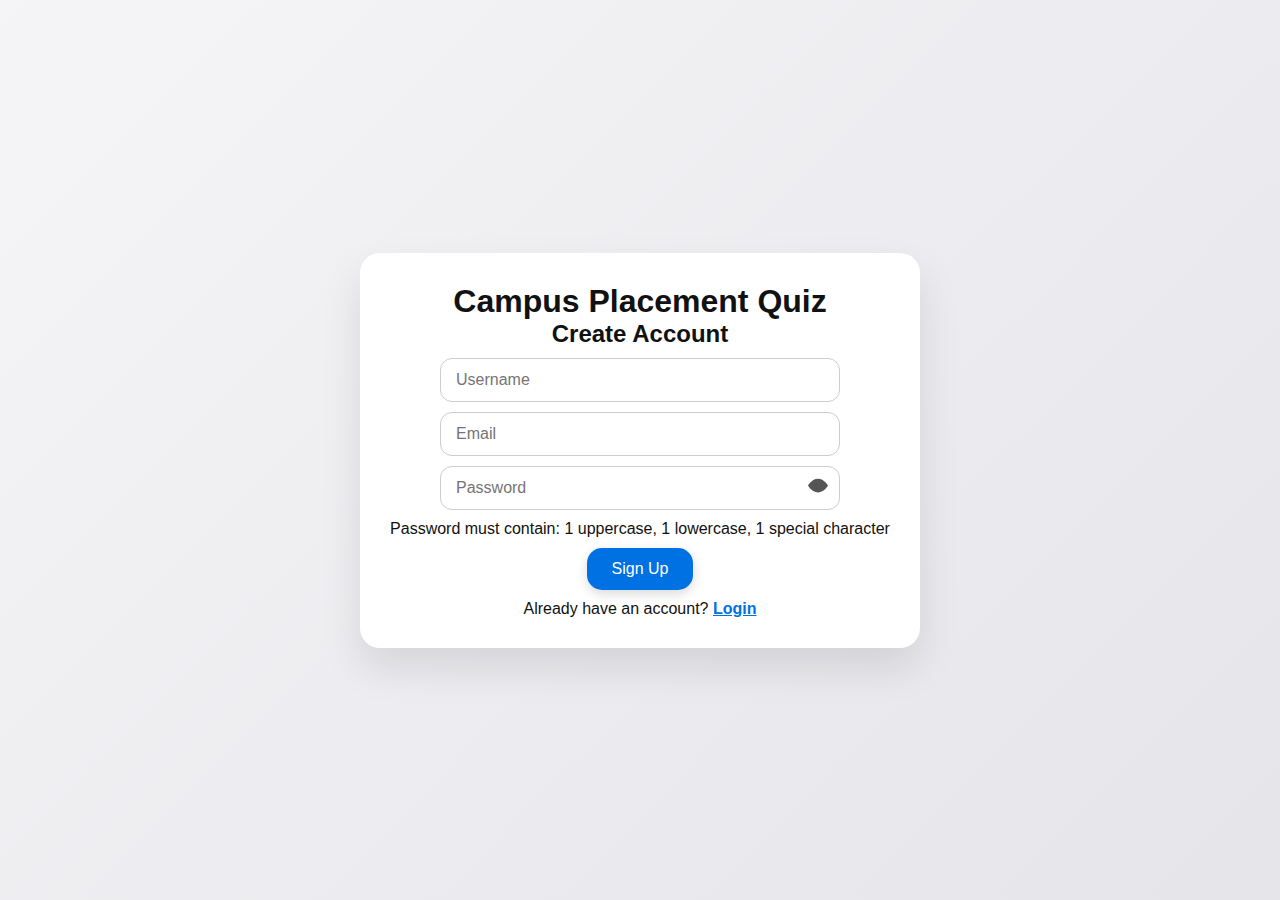
<file: index.html>
<!DOCTYPE html>
<html lang="en">
<head>
<meta charset="UTF-8">
<meta name="viewport" content="width=device-width, initial-scale=1.0">
<title>Campus Placement Quiz</title>
<link rel="stylesheet" href="style.css">
</head>
<body>
<div id="app">

<!-- Auth Page -->
<div id="authPage" class="page active">
  <h1>Campus Placement Quiz</h1>

  <!-- Signup Section -->
  <div id="signupSection">
    <h2>Create Account</h2>

    <div class="inputWrapper">
      <input type="text" id="signupUsername" placeholder="Username">
    </div>

    <div class="inputWrapper">
      <input type="email" id="signupEmail" placeholder="Email">
    </div>

    <div class="inputWrapper passwordWrapper">
      <input type="password" id="signupPassword" placeholder="Password">
      <span class="togglePassword" data-target="signupPassword">
        <svg xmlns="http://www.w3.org/2000/svg" width="20" height="20" fill="currentColor" class="eyeIcon" viewBox="0 0 16 16">
          <path d="M16 8s-3-5.5-8-5.5S0 8 0 8s3 5.5 8 5.5S16 8 16 8z"/>
          <path d="M8 5a3 3 0 1 1 0 6 3 3 0 0 1 0-6z"/>
        </svg>
      </span>
    </div>

    <p class="instruction">Password must contain: 1 uppercase, 1 lowercase, 1 special character</p>
    <button id="signupBtn">Sign Up</button>
    <p>Already have an account? <span id="showLogin" class="clickable">Login</span></p>
  </div>
  
  <!-- Login Section -->
  <div id="loginSection" style="display:none;">
    <h2>Login</h2>

    <div class="inputWrapper">
      <input type="email" id="loginEmail" placeholder="Email">
    </div>

    <div class="inputWrapper passwordWrapper">
      <input type="password" id="loginPassword" placeholder="Password">
      <span class="togglePassword" data-target="loginPassword">
        <svg xmlns="http://www.w3.org/2000/svg" width="20" height="20" fill="currentColor" class="eyeIcon" viewBox="0 0 16 16">
          <path d="M16 8s-3-5.5-8-5.5S0 8 0 8s3 5.5 8 5.5S16 8 16 8z"/>
          <path d="M8 5a3 3 0 1 1 0 6 3 3 0 0 1 0-6z"/>
        </svg>
      </span>
    </div>

    <button id="loginBtn">Login</button>
    <p>Don't have an account? <span id="showSignup" class="clickable">Sign Up</span></p>
  </div>
</div>

<!-- Start Page -->
<div id="startPage" class="page">
  <h2>Welcome, <span id="displayName"></span></h2>
  <button id="startTestBtn">Start Test</button>
  <button id="goToDashboardBtn">Go to Dashboard</button>
</div>

<!-- Quiz Page -->
<div id="quizPage" class="page">
  <div class="topbar">
    <div id="timer">00:30</div>
    <button id="exitTest">Exit Test</button>
  </div>
  <div id="questionContainer">
    <h3 id="questionText"></h3>
    <div id="optionsContainer"></div>
  </div>
  <div class="quizControls">
    <button id="submitBtn">Submit</button>
    <button id="nextBtn">Next</button>
  </div>
  <div id="progressBar">
    <div id="progressFill"></div>
    <div id="rocket">🚀</div>
  </div>
</div>

<!-- Result Page -->
<div id="resultPage" class="page">
  <h2>Test Completed</h2>
  <p id="resultMessage"></p>
  <h3>Your Score: <span id="scoreDisplay"></span>/30</h3>
  <button id="restartBtn">Back to Start Page</button>
  <button id="dashboardBtn">Go to Dashboard</button>
</div>

<script src="script.js"></script>
</body>
</html>
</file>
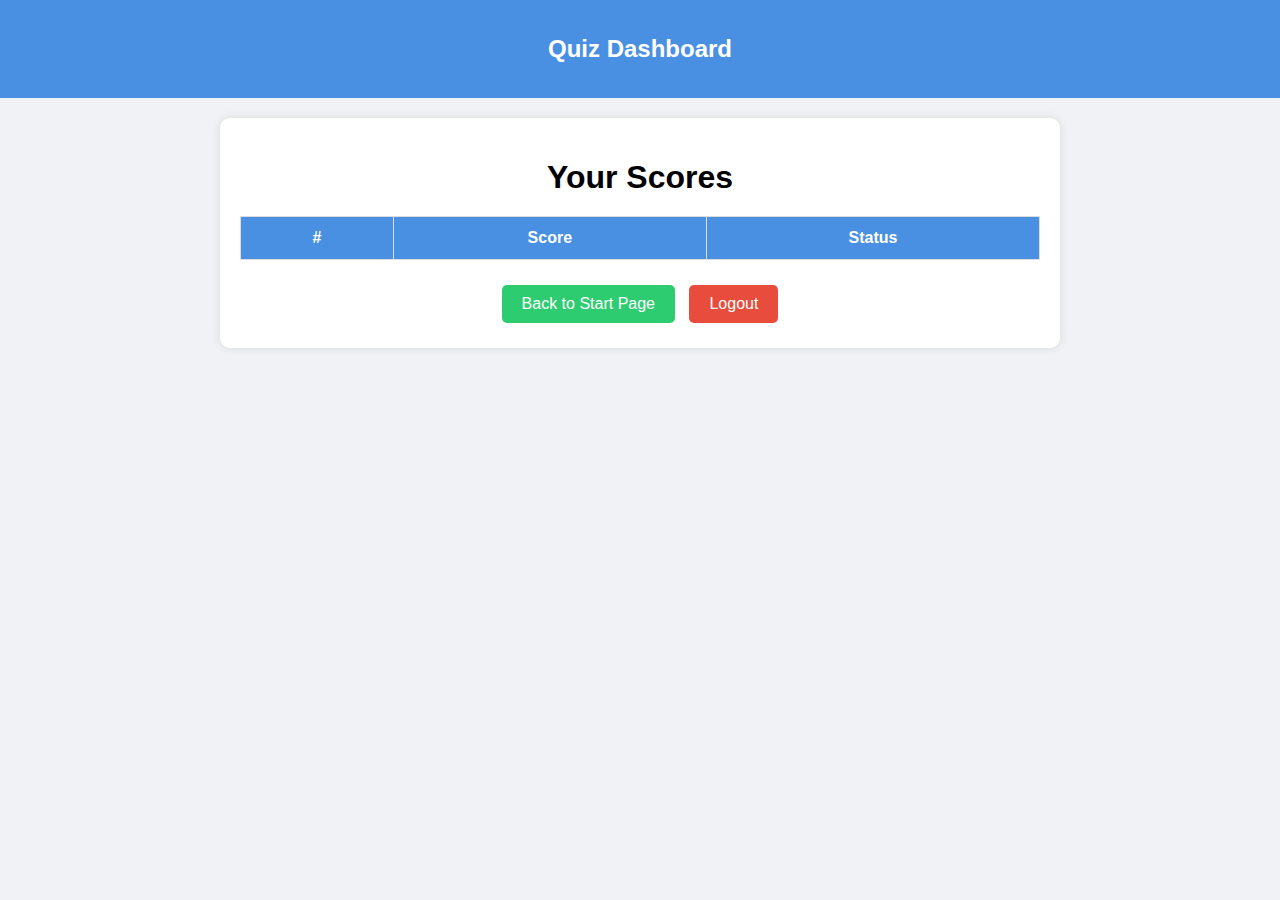
<file: dashboard.html>
<!DOCTYPE html>
<html lang="en">
  <head>
    <meta charset="UTF-8" />
    <meta name="viewport" content="width=device-width, initial-scale=1.0" />
    <title>Dashboard - Quiz</title>
    <style>
      body {
        font-family: Arial, sans-serif;
        margin: 0;
        padding: 0;
        background: #f0f2f5;
      }
      header {
        background: #4a90e2;
        color: #fff;
        padding: 15px;
        text-align: center;
      }
      main {
        max-width: 800px;
        margin: 20px auto;
        padding: 20px;
        background: #fff;
        border-radius: 10px;
        box-shadow: 0 0 10px rgba(0, 0, 0, 0.1);
      }
      h1 {
        margin-bottom: 20px;
        text-align: center;
      }
      table {
        width: 100%;
        border-collapse: collapse;
        margin-bottom: 20px;
      }
      th,
      td {
        border: 1px solid #ddd;
        padding: 12px;
        text-align: center;
      }
      th {
        background: #4a90e2;
        color: #fff;
      }
      button {
        padding: 10px 20px;
        margin: 5px;
        border: none;
        border-radius: 5px;
        cursor: pointer;
        font-size: 16px;
      }
      #logoutBtn {
        background: #e74c3c;
        color: #fff;
      }
      #backToStartBtn {
        background: #2ecc71;
        color: #fff;
      }
      button:hover {
        opacity: 0.9;
      }
    </style>
  </head>
  <body>
    <header>
      <h2>Quiz Dashboard</h2>
    </header>
    <main>
      <h1>Your Scores</h1>
      <table>
        <thead>
          <tr>
            <th>#</th>
            <th>Score</th>
            <th>Status</th>
          </tr>
        </thead>
        <tbody id="scoresTableBody">
          <!-- Scores will be dynamically inserted here -->
        </tbody>
      </table>
      <div style="text-align: center">
        <button id="backToStartBtn">Back to Start Page</button>
        <button id="logoutBtn">Logout</button>
      </div>
    </main>
    <script src="dashboard.js"></script>
  </body>
</html>
</file>
<file: style.css>
* {
    margin: 0;
    padding: 0;
    box-sizing: border-box;
    font-family: -apple-system, BlinkMacSystemFont, "Segoe UI", Roboto, Helvetica, Arial, sans-serif;
}

body {
    min-height: 100vh;
    display: flex;
    justify-content: center;
    align-items: center;
    background: linear-gradient(135deg, #f5f5f7, #e5e5ea);
    color: #111;
    padding: 20px; /* add padding for small screens */
}

.page {
    display: none;
    width: 100%;
    max-width: 700px;
    text-align: center;
    background: #fff;
    padding: 30px;
    border-radius: 20px;
    box-shadow: 0 20px 40px rgba(0, 0, 0, 0.1);
    margin: auto; /* ensures horizontal centering */
}

.page.active {
    display: block;
}

button {
    padding: 12px 25px;
    margin: 10px 5px;
    border: none;
    border-radius: 15px;
    cursor: pointer;
    transition: transform 0.2s, background 0.2s;
    font-size: 16px;
    background-color: #0071e3;
    color: #fff;
    box-shadow: 0 4px 12px rgba(0, 0, 0, 0.15);
}

button:hover {
    transform: scale(1.05);
    background-color: #005bb5;
}

.clickable {
    color: #0071e3;
    cursor: pointer;
    font-weight: bold;
    text-decoration: underline;
}

/* Input wrapper */
.inputWrapper {
    position: relative;
    width: 100%;
    max-width: 400px;
    margin: 10px auto;
}

.inputWrapper input {
    width: 100%;
    padding: 12px 15px;
    border-radius: 12px;
    border: 1px solid #ccc;
    font-size: 16px;
    box-sizing: border-box;
}

.passwordWrapper input {
    padding-right: 40px;
}

.togglePassword {
    position: absolute;
    top: 50%;
    right: 12px;
    transform: translateY(-50%);
    cursor: pointer;
    font-size: 18px;
    color: #555;
}

.togglePassword.active {
    color: #000;
}

#questionContainer {
    background: #f0f0f5;
    padding: 25px;
    border-radius: 15px;
    margin: 20px 0;
    transition: transform 0.3s;
}

#questionContainer:hover {
    transform: scale(1.02);
}

.optionBtn {
    background: #fff;
    padding: 12px;
    margin: 10px 0;
    border-radius: 10px;
    cursor: pointer;
    display: flex;
    align-items: flex-start;
    justify-content: flex-start;
    transition: background 0.3s, transform 0.2s;
    border: 1px solid #ccc;
}

.optionBtn:hover {
    background: #e5e5ea;
    transform: scale(1.02);
}

.optionBtn.selected {
    background: #0071e3;
    color: #fff;
}

.topbar {
    display: flex;
    justify-content: space-between;
    align-items: center;
    margin-bottom: 20px;
}

#timer {
    font-size: 18px;
    background: #eee;
    padding: 5px 10px;
    border-radius: 12px;
    color: #111;
}

.quizControls {
    display: flex;
    justify-content: space-between;
    margin-top: 20px;
    gap: 10px;
    flex-wrap: wrap;
}

.quizControls button {
    flex: 1 1 30%;
    min-width: 100px;
    border-radius: 12px;
    font-size: 16px;
}

#submitBtn {
    background-color: #FF9500;
    color: #fff;
}

#submitBtn:hover {
    background-color: #e08900;
}

#progressBar {
    position: relative;
    height: 12px;
    background: rgba(255, 255, 255, 0.3);
    border-radius: 6px;
    margin-top: 20px;
}

#progressFill {
    height: 100%;
    width: 0%;
    background: #4CAF50;
    border-radius: 6px;
    transition: width 0.3s;
}

#rocket {
    position: absolute;
    top: -25px;
    left: 0%;
    transition: left 0.3s ease;
    font-size: 24px;
}

/* ---------------- Responsive Fixes ---------------- */
@media screen and (max-width: 768px) {
    body {
        padding: 15px;
    }
    .page {
        padding: 20px;
    }
    .quizControls {
        flex-direction: column;
        gap: 10px;
    }
    .quizControls button {
        flex: 1 1 100%;
        margin: 5px 0;
    }
}

@media screen and (max-width: 500px) {
    .page {
        width: 100%;
        padding: 15px;
        border-radius: 15px;
    }
    #questionContainer {
        padding: 20px;
    }
    .inputWrapper, .inputWrapper input {
        width: 100%;
    }
}
</file>
